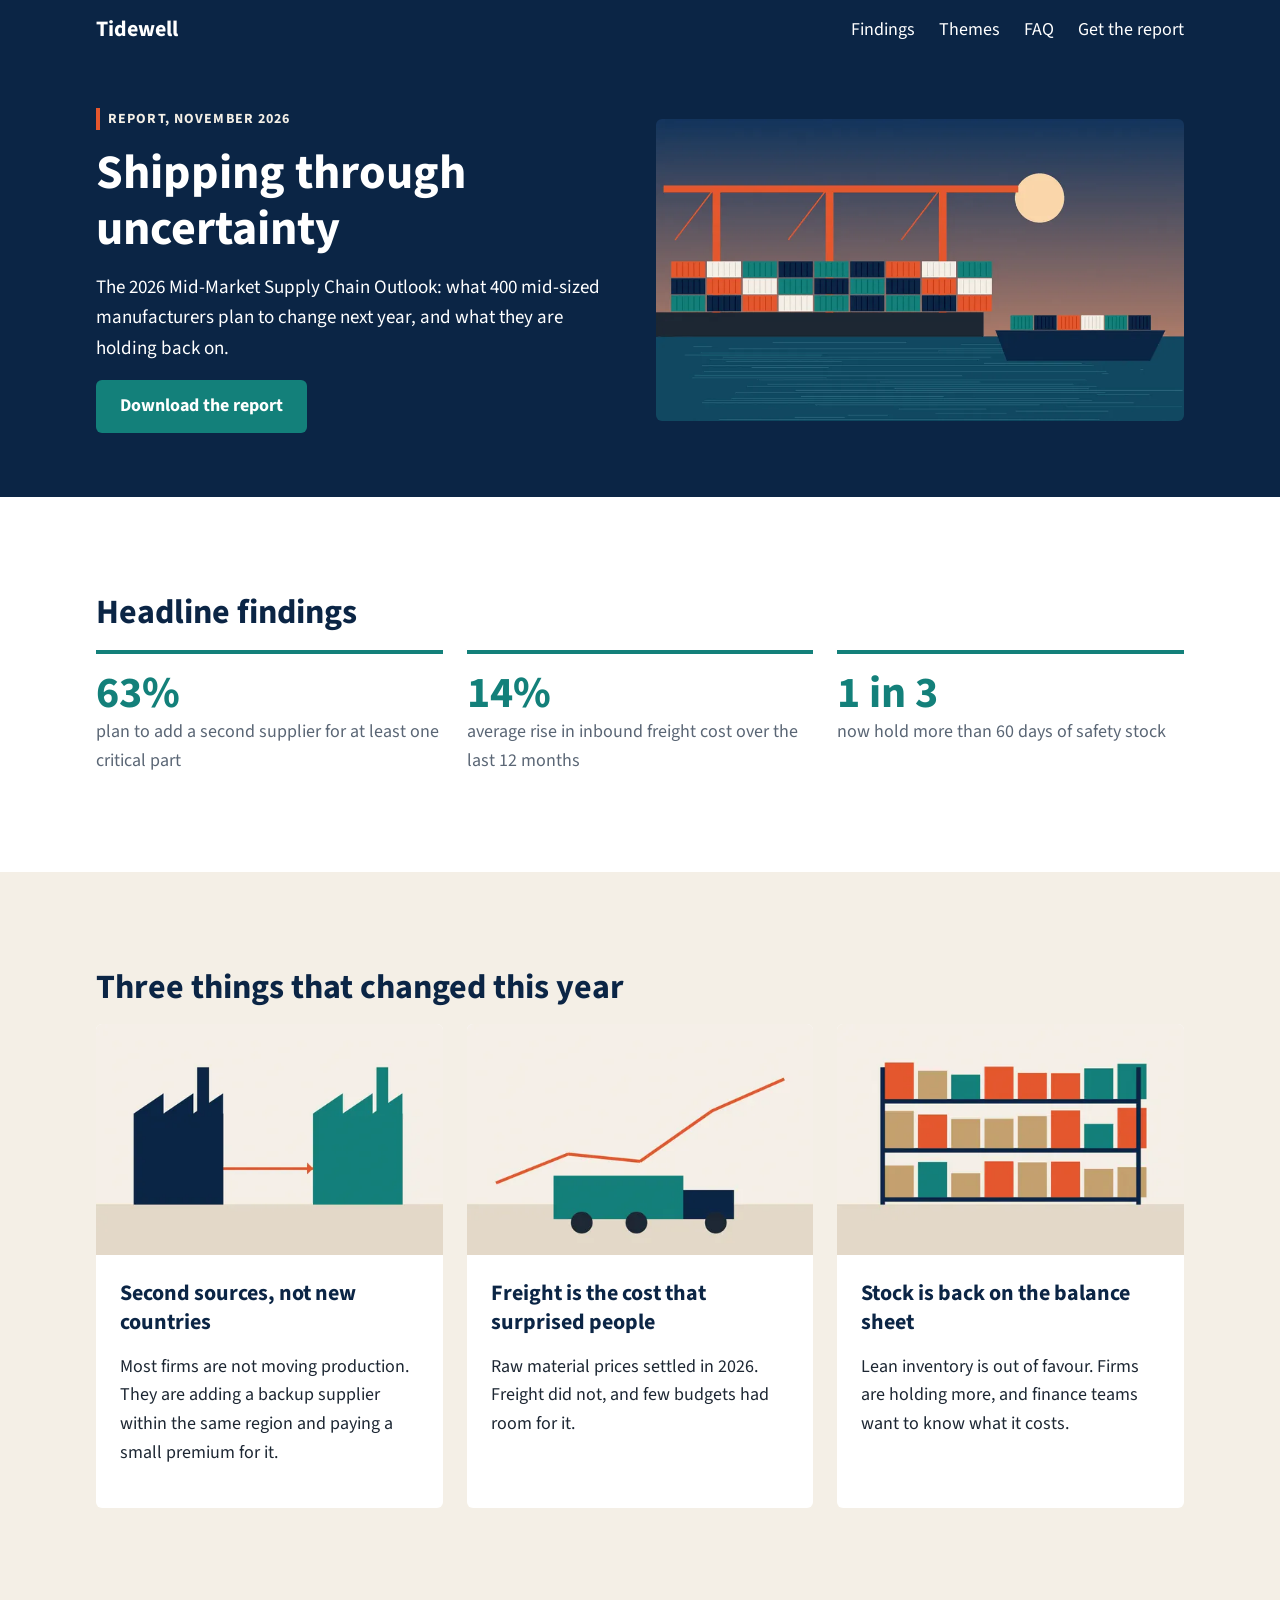
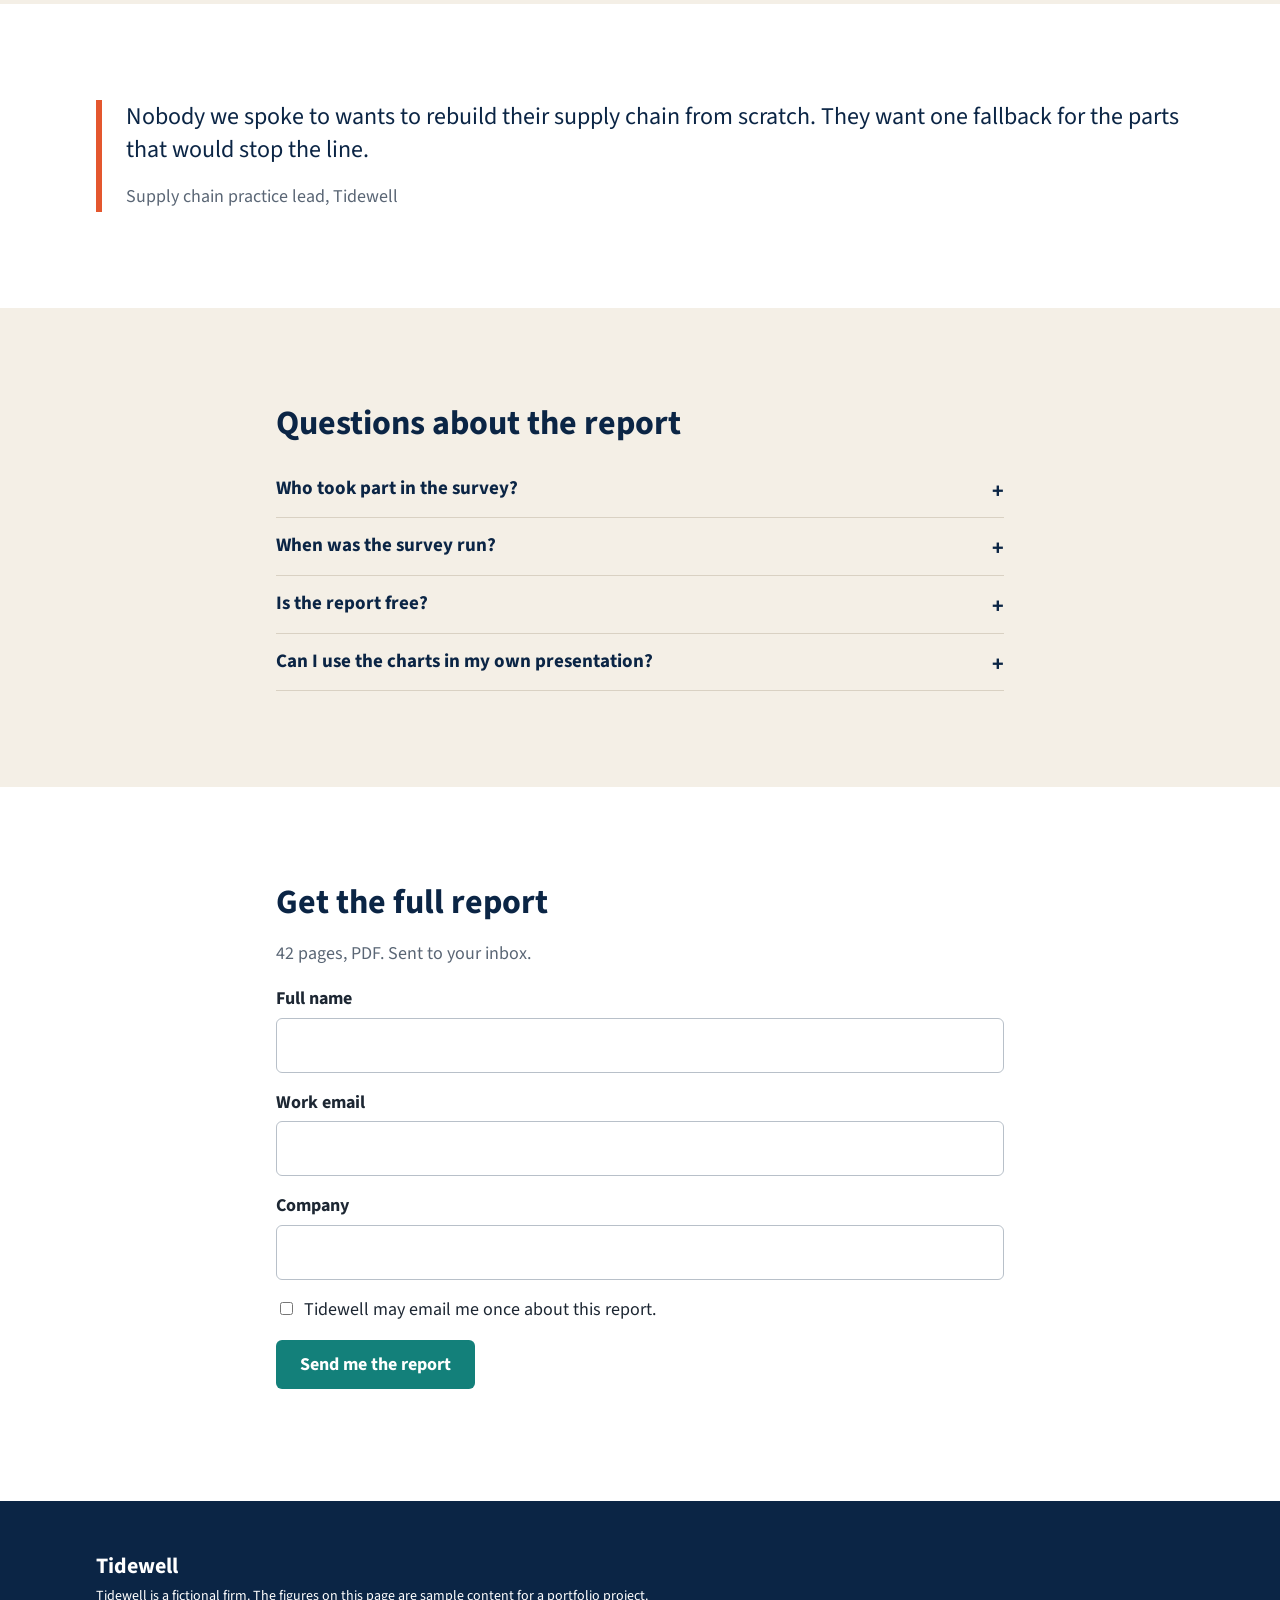
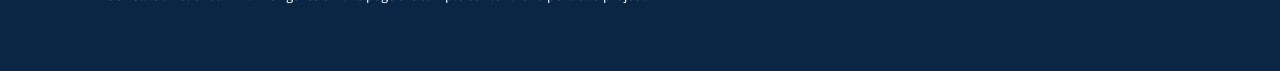
<file: docs/index.html>
<!doctype html>
<html lang="en">
<head>
  <meta charset="utf-8">
  <meta name="viewport" content="width=device-width, initial-scale=1">
  <title>2026 Mid-Market Supply Chain Outlook | Tidewell</title>
  <meta name="description" content="What 400 mid-sized manufacturers told us about costs, suppliers and stock levels for 2026. Download the full report.">
  <meta name="keywords" content="supply chain, manufacturing, outlook, report">
  <meta property="og:title" content="2026 Mid-Market Supply Chain Outlook | Tidewell">
  <meta property="og:description" content="What 400 mid-sized manufacturers told us about costs, suppliers and stock levels for 2026. Download the full report.">
  <link rel="icon" href="favicon.svg" type="image/svg+xml">
  <link rel="preload" href="fonts/source-sans-3-latin-400-normal.woff2" as="font" type="font/woff2" crossorigin>
  <link rel="preload" href="fonts/source-sans-3-latin-700-normal.woff2" as="font" type="font/woff2" crossorigin>
  <link rel="stylesheet" href="css/tokens.css">
  <link rel="stylesheet" href="css/main.css">
  <script src="js/jquery-3.7.1.min.js" defer></script>
  <script src="js/main.js" defer></script>
</head>
<body>
<header class="site-header">
  <div class="wrap site-header__inner">
    <a class="logo" href="#main">Tidewell</a>
    <button class="nav-toggle" type="button" aria-expanded="false" aria-controls="site-nav">Menu</button>
    <nav id="site-nav" class="site-nav">
      <ul>
        <li><a href="#findings">Findings</a></li>
        <li><a href="#themes">Themes</a></li>
        <li><a href="#faq">FAQ</a></li>
        <li><a href="#download">Get the report</a></li>
      </ul>
    </nav>
  </div>
</header>  <main id="main">
<section class="hero">
  <div class="wrap hero__inner">
    <div class="hero__text">
      <p class="eyebrow">Report, November 2026</p>
      <h1>Shipping through uncertainty</h1>
      <p class="hero__sub">The 2026 Mid-Market Supply Chain Outlook: what 400 mid-sized manufacturers plan to change next year, and what they are holding back on.</p>
      <a class="btn" href="#download">Download the report</a>
    </div>
    <div class="hero__media">
<img src="images/hero-harbour-960.webp" srcset="images/hero-harbour-480.webp 480w, images/hero-harbour-960.webp 960w, images/hero-harbour-1600.webp 1600w" sizes="(min-width: 960px) 50vw, 100vw" width="1600" height="914" alt="Illustration of a harbour at dusk with cranes loading shipping containers" fetchpriority="high">    </div>
  </div>
</section><section id="findings" class="section stats">
  <div class="wrap">
    <h2>Headline findings</h2>
    <ul class="stats__list">
      <li class="stat">
        <span class="stat__value">63%</span>
        <span class="stat__label">plan to add a second supplier for at least one critical part</span>
      </li>
      <li class="stat">
        <span class="stat__value">14%</span>
        <span class="stat__label">average rise in inbound freight cost over the last 12 months</span>
      </li>
      <li class="stat">
        <span class="stat__value">1 in 3</span>
        <span class="stat__label">now hold more than 60 days of safety stock</span>
      </li>
    </ul>
  </div>
</section><section id="themes" class="section section--sand">
  <div class="wrap">
    <h2>Three things that changed this year</h2>
    <div class="cards">
      <article class="card">
<img src="images/theme-suppliers-960.webp" srcset="images/theme-suppliers-480.webp 480w, images/theme-suppliers-960.webp 960w, images/theme-suppliers-1600.webp 1600w" sizes="(min-width: 720px) 33vw, 100vw" width="1600" height="1067" alt="Illustration of two factories linked by an arrow, one supplying the other" loading="lazy" decoding="async">        <div class="card__body">
          <h3>Second sources, not new countries</h3>
          <p>Most firms are not moving production. They are adding a backup supplier within the same region and paying a small premium for it.</p>
        </div>
      </article>
      <article class="card">
<img src="images/theme-freight-960.webp" srcset="images/theme-freight-480.webp 480w, images/theme-freight-960.webp 960w, images/theme-freight-1600.webp 1600w" sizes="(min-width: 720px) 33vw, 100vw" width="1600" height="1067" alt="Illustration of a delivery truck in front of a rising cost line" loading="lazy" decoding="async">        <div class="card__body">
          <h3>Freight is the cost that surprised people</h3>
          <p>Raw material prices settled in 2026. Freight did not, and few budgets had room for it.</p>
        </div>
      </article>
      <article class="card">
<img src="images/theme-stock-960.webp" srcset="images/theme-stock-480.webp 480w, images/theme-stock-960.webp 960w, images/theme-stock-1600.webp 1600w" sizes="(min-width: 720px) 33vw, 100vw" width="1600" height="1067" alt="Illustration of warehouse shelving stacked with boxes" loading="lazy" decoding="async">        <div class="card__body">
          <h3>Stock is back on the balance sheet</h3>
          <p>Lean inventory is out of favour. Firms are holding more, and finance teams want to know what it costs.</p>
        </div>
      </article>
    </div>
  </div>
</section><section class="section quote">
  <div class="wrap">
    <figure>
      <blockquote><p>Nobody we spoke to wants to rebuild their supply chain from scratch. They want one fallback for the parts that would stop the line.</p></blockquote>
      <figcaption>Supply chain practice lead, Tidewell</figcaption>
    </figure>
  </div>
</section><section id="faq" class="section section--sand">
  <div class="wrap wrap--narrow">
    <h2>Questions about the report</h2>
    <div class="faq">
      <div class="faq__item">
        <h3>
          <button class="faq__q" type="button" aria-expanded="false" aria-controls="faq-1">Who took part in the survey?</button>
        </h3>
        <div class="faq__a" id="faq-1" hidden>
          <p>400 manufacturers with annual revenue between USD 50 million and USD 1 billion, across India, Southeast Asia and Europe.</p>
        </div>
      </div>
      <div class="faq__item">
        <h3>
          <button class="faq__q" type="button" aria-expanded="false" aria-controls="faq-2">When was the survey run?</button>
        </h3>
        <div class="faq__a" id="faq-2" hidden>
          <p>August and September 2026.</p>
        </div>
      </div>
      <div class="faq__item">
        <h3>
          <button class="faq__q" type="button" aria-expanded="false" aria-controls="faq-3">Is the report free?</button>
        </h3>
        <div class="faq__a" id="faq-3" hidden>
          <p>Yes. We ask for your work email so we can send it and, if you agree, follow up once.</p>
        </div>
      </div>
      <div class="faq__item">
        <h3>
          <button class="faq__q" type="button" aria-expanded="false" aria-controls="faq-4">Can I use the charts in my own presentation?</button>
        </h3>
        <div class="faq__a" id="faq-4" hidden>
          <p>Yes, with a credit to Tidewell and a link back to this page.</p>
        </div>
      </div>
    </div>
  </div>
</section><section id="download" class="section download">
  <div class="wrap wrap--narrow">
    <h2>Get the full report</h2>
    <p class="muted">42 pages, PDF. Sent to your inbox.</p>
    <form class="form" id="download-form" novalidate>
      <div class="form__row">
        <label for="name">Full name</label>
        <input id="name" name="name" type="text" autocomplete="name" required>
      </div>
      <div class="form__row">
        <label for="email">Work email</label>
        <input id="email" name="email" type="email" autocomplete="email" required>
      </div>
      <div class="form__row">
        <label for="company">Company</label>
        <input id="company" name="company" type="text" autocomplete="organization" required>
      </div>
      <div class="form__row form__row--check">
        <input id="consent" name="consent" type="checkbox">
        <label for="consent">Tidewell may email me once about this report.</label>
      </div>
      <button class="btn" type="submit">Send me the report</button>
      <p class="form__msg" role="status"></p>
    </form>
  </div>
</section>  </main>
<footer class="site-footer">
  <div class="wrap">
    <p class="logo">Tidewell</p>
    <p>Tidewell is a fictional firm. The figures on this page are sample content for a portfolio project.</p>
  </div>
</footer></body>
</html>
</file>
<file: docs/css/tokens.css>
/* Brand tokens. Source of truth is brand/brand-guide.md - keep them in sync. */

@font-face {
  font-family: "Source Sans 3";
  src: url("../fonts/source-sans-3-latin-400-normal.woff2") format("woff2");
  font-weight: 400;
  font-display: swap;
}
@font-face {
  font-family: "Source Sans 3";
  src: url("../fonts/source-sans-3-latin-700-normal.woff2") format("woff2");
  font-weight: 700;
  font-display: swap;
}

:root {
  --tw-navy: #0B2545;
  --tw-teal: #13807A;
  --tw-sand: #F4EFE6;
  --tw-coral: #E4572E;
  --tw-ink: #1D2733;
  --tw-ink-muted: #5A6675;
  --tw-white: #FFFFFF;

  --font: "Source Sans 3", system-ui, "Segoe UI", Roboto, Arial, sans-serif;

  --space-1: 4px;
  --space-2: 8px;
  --space-3: 16px;
  --space-4: 24px;
  --space-5: 32px;
  --space-6: 48px;
  --space-7: 64px;
  --space-8: 96px;

  --max-width: 1120px;
  --radius: 6px;
}
</file>
<file: docs/css/main.css>
*, *::before, *::after { box-sizing: border-box; }

body {
  margin: 0;
  font-family: var(--font);
  font-size: 17px;
  line-height: 1.6;
  color: var(--tw-ink);
  background: var(--tw-white);
}

img { max-width: 100%; height: auto; display: block; }

h1, h2, h3 { color: var(--tw-navy); margin: 0 0 var(--space-3); }
h1 { font-size: 32px; line-height: 1.15; }
h2 { font-size: 26px; line-height: 1.2; }
h3 { font-size: 20px; line-height: 1.3; }
p { margin: 0 0 var(--space-3); }

a { color: var(--tw-teal); }

.wrap { max-width: var(--max-width); margin: 0 auto; padding: 0 var(--space-3); }
.wrap--narrow { max-width: 760px; }
.section { padding: var(--space-7) 0; }
.section--sand { background: var(--tw-sand); }
.muted { color: var(--tw-ink-muted); }
.eyebrow {
  text-transform: uppercase;
  letter-spacing: .08em;
  font-size: 14px;
  font-weight: 700;
  color: var(--tw-sand);
  border-left: 4px solid var(--tw-coral);
  padding-left: var(--space-2);
}

.btn {
  display: inline-block;
  background: var(--tw-teal);
  color: var(--tw-white);
  font-weight: 700;
  font-size: 18px;
  padding: 12px var(--space-4);
  border: 0;
  border-radius: var(--radius);
  font-family: inherit;
  text-decoration: none;
  cursor: pointer;
}
.btn:hover { background: #0F6B66; }

/* header */
.site-header {
  position: sticky;
  top: 0;
  z-index: 10;
  background: var(--tw-navy);
  transition: box-shadow .2s;
}
.site-header.is-scrolled { box-shadow: 0 2px 8px rgba(0, 0, 0, .25); }
.site-header__inner { display: flex; align-items: center; justify-content: space-between; min-height: 60px; }
.logo { color: var(--tw-white); font-weight: 700; font-size: 22px; text-decoration: none; margin: 0; }
.nav-toggle {
  background: none;
  border: 1px solid var(--tw-white);
  color: var(--tw-white);
  font: inherit;
  padding: var(--space-1) var(--space-3);
  border-radius: var(--radius);
}
.site-nav { display: none; position: absolute; top: 60px; left: 0; right: 0; background: var(--tw-navy); }
.site-nav.is-open { display: block; }
.site-nav ul { list-style: none; margin: 0; padding: var(--space-2) var(--space-3) var(--space-3); }
.site-nav a { display: block; color: var(--tw-white); text-decoration: none; padding: var(--space-2) 0; }

/* hero */
.hero { background: var(--tw-navy); color: var(--tw-white); padding: var(--space-6) 0 var(--space-7); }
.hero h1 { color: var(--tw-white); }
.hero__inner { display: grid; gap: var(--space-5); }
.hero__sub { font-size: 19px; }
.hero__media img { border-radius: var(--radius); }

/* stats */
.stats__list { list-style: none; padding: 0; margin: 0; display: grid; gap: var(--space-4); }
.stat { border-top: 4px solid var(--tw-teal); padding-top: var(--space-3); }
.stat__value { display: block; font-size: 44px; font-weight: 700; color: var(--tw-teal); line-height: 1.1; }
.stat__label { display: block; color: var(--tw-ink-muted); }

/* cards */
.cards { display: grid; gap: var(--space-4); }
.card { background: var(--tw-white); border-radius: var(--radius); overflow: hidden; }
.card img { aspect-ratio: 3 / 2; object-fit: cover; width: 100%; }
.card__body { padding: var(--space-4); }

/* quote */
.quote figure { margin: 0; border-left: 6px solid var(--tw-coral); padding-left: var(--space-4); }
.quote blockquote { margin: 0; font-size: 24px; line-height: 1.4; color: var(--tw-navy); }
.quote figcaption { color: var(--tw-ink-muted); margin-top: var(--space-3); }

/* faq */
.faq__item { border-bottom: 1px solid #D9D1C3; }
.faq__item h3 { margin: 0; }
.faq__q {
  width: 100%;
  text-align: left;
  background: none;
  border: 0;
  font: inherit;
  font-weight: 700;
  font-size: 19px;
  color: var(--tw-navy);
  padding: var(--space-3) var(--space-5) var(--space-3) 0;
  position: relative;
  cursor: pointer;
}
.faq__q::after { content: "+"; position: absolute; right: 0; top: var(--space-3); font-size: 22px; }
.faq__q[aria-expanded="true"]::after { content: "\2212"; }
.faq__a p { padding-bottom: var(--space-3); }

/* form */
.form__row { margin-bottom: var(--space-3); }
.form__row > label { display: block; font-weight: 700; margin-bottom: var(--space-1); }
.form input[type="text"], .form input[type="email"] {
  width: 100%;
  font: inherit;
  padding: 12px;
  border: 1px solid #B8C0C9;
  border-radius: var(--radius);
}
.form input.is-invalid { border-color: var(--tw-coral); }
.form__row--check { display: flex; gap: var(--space-2); align-items: flex-start; }
.form__row--check input { margin-top: 6px; }
.form__row--check label { font-weight: 400; margin: 0; }
.form__msg { margin-top: var(--space-3); font-weight: 700; }

/* footer */
.site-footer { background: var(--tw-navy); color: var(--tw-white); padding: var(--space-6) 0; font-size: 14px; }

@media (min-width: 720px) {
  .stats__list { grid-template-columns: repeat(3, 1fr); }
  .cards { grid-template-columns: repeat(3, 1fr); }
}

@media (min-width: 960px) {
  body { font-size: 18px; }
  h1 { font-size: 48px; }
  h2 { font-size: 34px; }
  h3 { font-size: 22px; }
  .section { padding: var(--space-8) 0; }
  .hero__inner { grid-template-columns: 1fr 1fr; align-items: center; }
  .nav-toggle { display: none; }
  .site-nav { display: block; position: static; background: none; }
  .site-nav ul { display: flex; gap: var(--space-4); padding: 0; }
}
</file>
